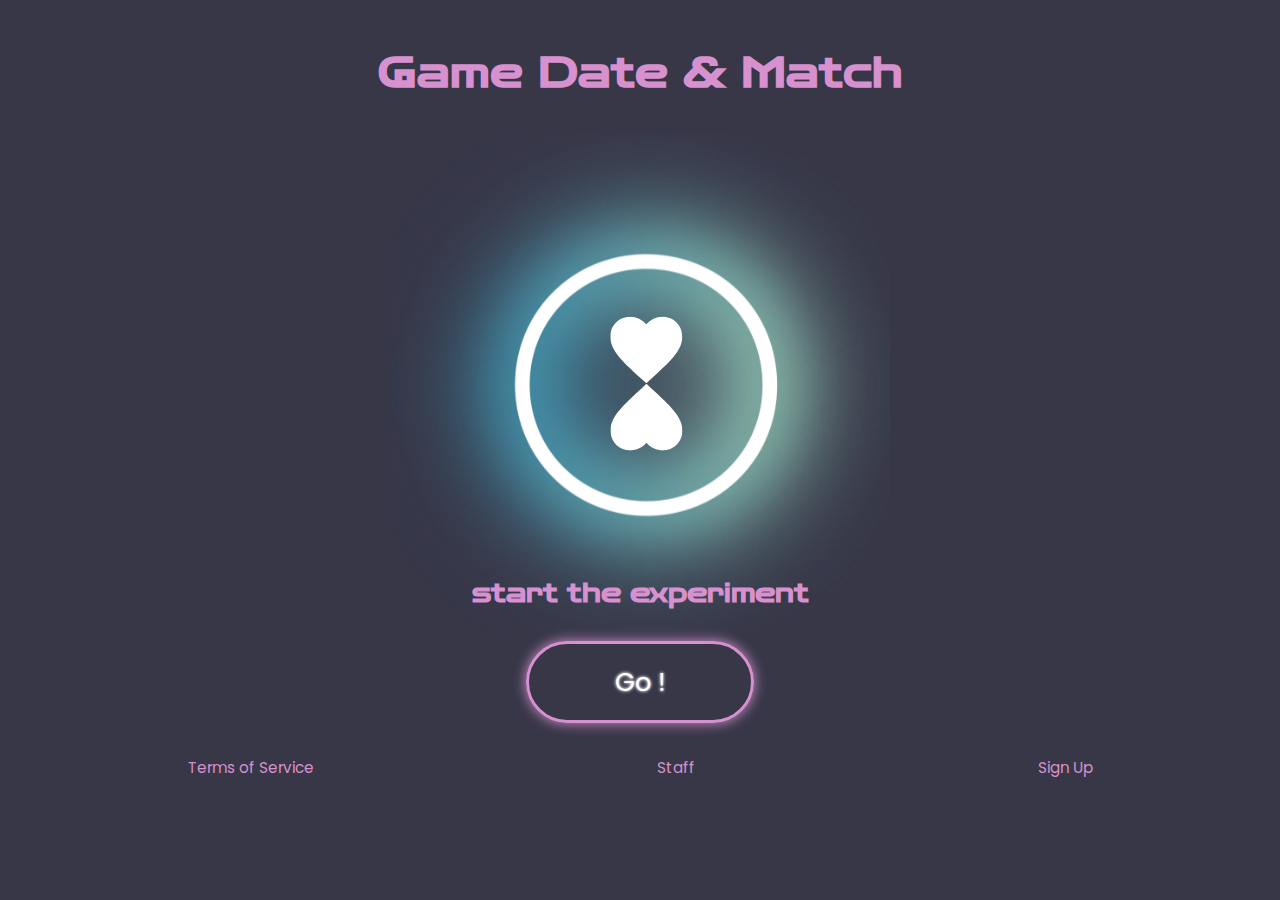
<file: index.html>
<!DOCTYPE html>
<html lang="eng">

<head>
    <meta charset="UTF-8">

    <!--  SEO  -->

    <meta name="title" content="Game Date & match">
    <meta name="description" content="Site de rencontre de Wilders">
    <meta name="robots" content="noindex, nofollow">
    <meta http-equiv="Content-Type" content="text/html; charset=utf-8">
    <meta name="language" content="English">
    <meta name="revisit-after" content="1 days">
    <meta name="author" content="DEV & JERRY'S Groupe 1">


    <meta name="viewport" content="width=device-width, initial-scale=1.0" />
    <meta http-equiv="X-UA-Compatible" content="ie=edge">
    <link rel="stylesheet" href="assets/css/index.css">
    <link href="https://fonts.googleapis.com/css2?family=Poppins&display=swap" rel="stylesheet">
    <link href="https://fonts.googleapis.com/css2?family=Zen+Dots&display=swap" rel="stylesheet">
    <link rel="icon" type="image/png" href="assets/img/favicon.png" />

    <title>Game, Date & Match</title>

</head>

<body>

    <!-- HOME CONTAINER -->
    <main class="home-container">
        <!-- TITRE -->
        <div class="title">
            <h1>Game Date & Match</h1>
        </div>


        <div class="subtitle">
            <h3>start the experiment</h3>
            <a href="form.html" class="neon-btn">Go !</a>
        </div>
    </main>
    <!-- FOOTER -->
    <footer>
        <div class="footer-container">
            <ul>
                <li><a href="terms.html" class="cg">Terms of Service</a></li>
                <li class="staff"><a href="staff.html" class="staff">Staff</a></li>
                <li><a href="sign-up.html" class="sign-up">Sign Up</a></li>
            </ul>
        </div>
    </footer>
</body>

</html>
</file>
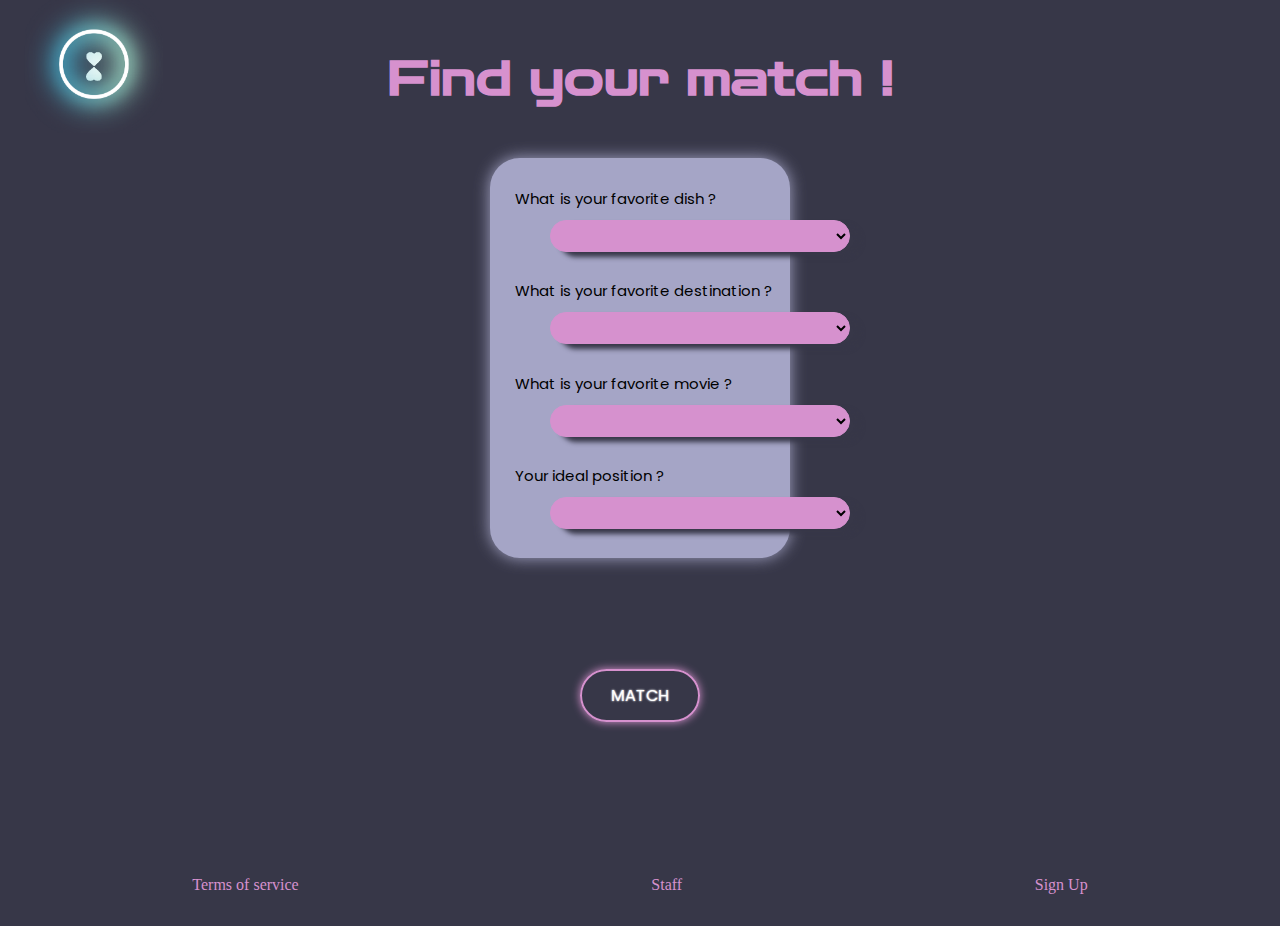
<file: form.html>
<!DOCTYPE html>
<html lang="en">

<head>
    <meta charset="UTF-8">
    <link rel="stylesheet" href="assets/css/form.css" />
    <meta http-equiv="X-UA-Compatible" content="IE=edge">
    <meta name="viewport" content="width=device-width, initial-scale=1.0">
    <title>Find Your Match</title>
    <link rel="shortcut icon" href="assets/img/Sans_titre.png">
</head>

<body>
    <!-- <div class="form-container"></div> -->
    <header>
        <div id="logo"><a href="index.html">
                <img src="assets/img/logocoeur1.png" alt="logo"></a>
        </div>
        <div class="title">
            <h1> Find your match ! </h1>
        </div>
    </header>

    <form method="post" action="traitement.php">
        <div class="question">
            <div class="bg-form">
                <div>
                    <label for="Question1">What is your favorite dish ?</label>
                    <br>
                    <select name="Question1" id="Question">
                        <option value=""></option>
                        <option value=""> couscous royal</option>
                        <option value=""> couscous chicken</option>
                        <option value=""> couscou merguez</option>
                        <option value=""> couscou meatball</option>
                    </select>
                </div>
                <div>
                    <label for="Question2"> What is your favorite destination ?</label>
                    <br>
                    <select name="Question2" id="Question">
                        <option value=""></option>
                        <option value="1"> Arctic</option>
                        <option value="2"> Antarctic</option>
                        <option value="3"> North Korea</option>
                        <option value="4"> In prison</option>
                    </select>
                </div>
                <div>
                    <label for="Question3">What is your favorite movie ?</label>
                    <br>
                    <select name="Question3" id="Question">
                        <option value=""></option>
                        <option value="5"> Camping 2 </option>
                        <option value="6"> RTT</option>
                        <option value="7"> Le Raid</option>
                        <option value="8"> Vive la France</option>
                    </select>
                </div>
                <div>
                    <label for="Question4"> Your ideal position ?</label>
                    <br>
                    <select name="Question4" id="Question">
                        <option value=""></option>
                        <option value="9"> 69</option>
                        <option value="10"> 68</option>
                        <option value="11"> 67</option>
                        <option value="12"> 66</option>
                    </select>
                </div>
            </div>
        </div>
        <div class="bouton">
            <a href="gallery.html" class="match">MATCH </a>
        </div>
    </form>
    </div>


    <footer>
        <div class="footer-container">
            <ul>
                <li><a href="terms.html">Terms of service</a></li>
                <li class="staff"><a href="staff.html">Staff</a></li>
                <li><a href="sign-up.html">Sign Up</a></li>
            </ul>
        </div>
    </footer>
</body>

</html>
</file>
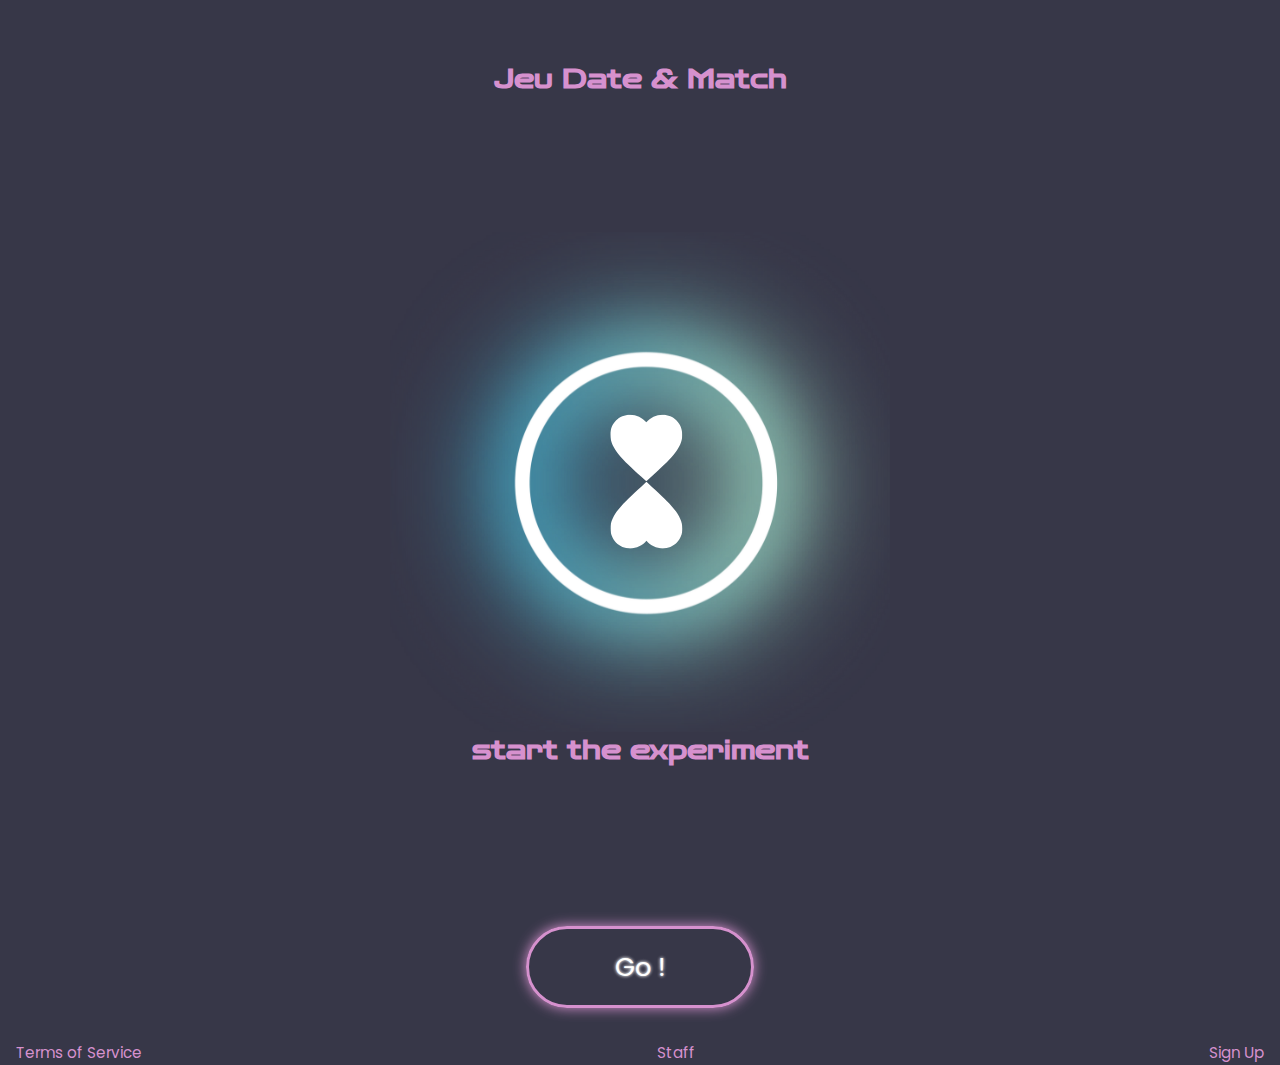
<file: home.html>
<!DOCTYPE html>
<html lang="fr">
<head>
    <meta charset="UTF-8">
    
    <!--  SEO  -->

    <meta name="title" content="Jeu code & match">
    <meta name="description" content="Site de rencontre de Wilders">
    <meta name="robots" content="noindex, nofollow">
    <meta http-equiv="Content-Type" content="text/html; charset=utf-8">
    <meta name="language" content="French">
    <meta name="revisit-after" content="1 days">
    <meta name="author" content="WEBHOPE LTD">


    <meta name="viewport" content="width=device-width, initial-scale=1.0"/>
    <meta http-equiv="X-UA-Compatible" content="ie=edge">
    <link rel="stylesheet" href="assets/css/home.css">
    <link href="https://fonts.googleapis.com/css2?family=Poppins&display=swap" rel="stylesheet">
    <link href="https://fonts.googleapis.com/css2?family=Zen+Dots&display=swap" rel="stylesheet">
    <link rel="icon" type="image/png" href="/assets/img/favicon.png" />
    
    <title>Jeu Date & Match</title>
    
</head>

<body>      
    
    <!-- HOME CONTAINER -->
    <main class="home-container">
        <!-- TITRE -->
        <div class="title">
            <h1>Jeu Date & Match</h1>
        </div>
        
    
        <div class="subtitle">
            <h3>start the experiment</h3>
        <a href="form.html" class="neon-btn">Go !</a>
        </div>
    </main>
    <!-- FOOTER -->
<footer>
    <div class="footer-container">
        <ul>
            <li><a href="terms.html" class="cg">Terms of Service</a></li>
            <li class="staff"><a href="staff.html" class="staff">Staff</a></li>
            <li><a href="sign-up.html" class="sign-up">Sign Up</a></li>
        </ul>
    </div>
</footer>
</body>
</html>
</file>
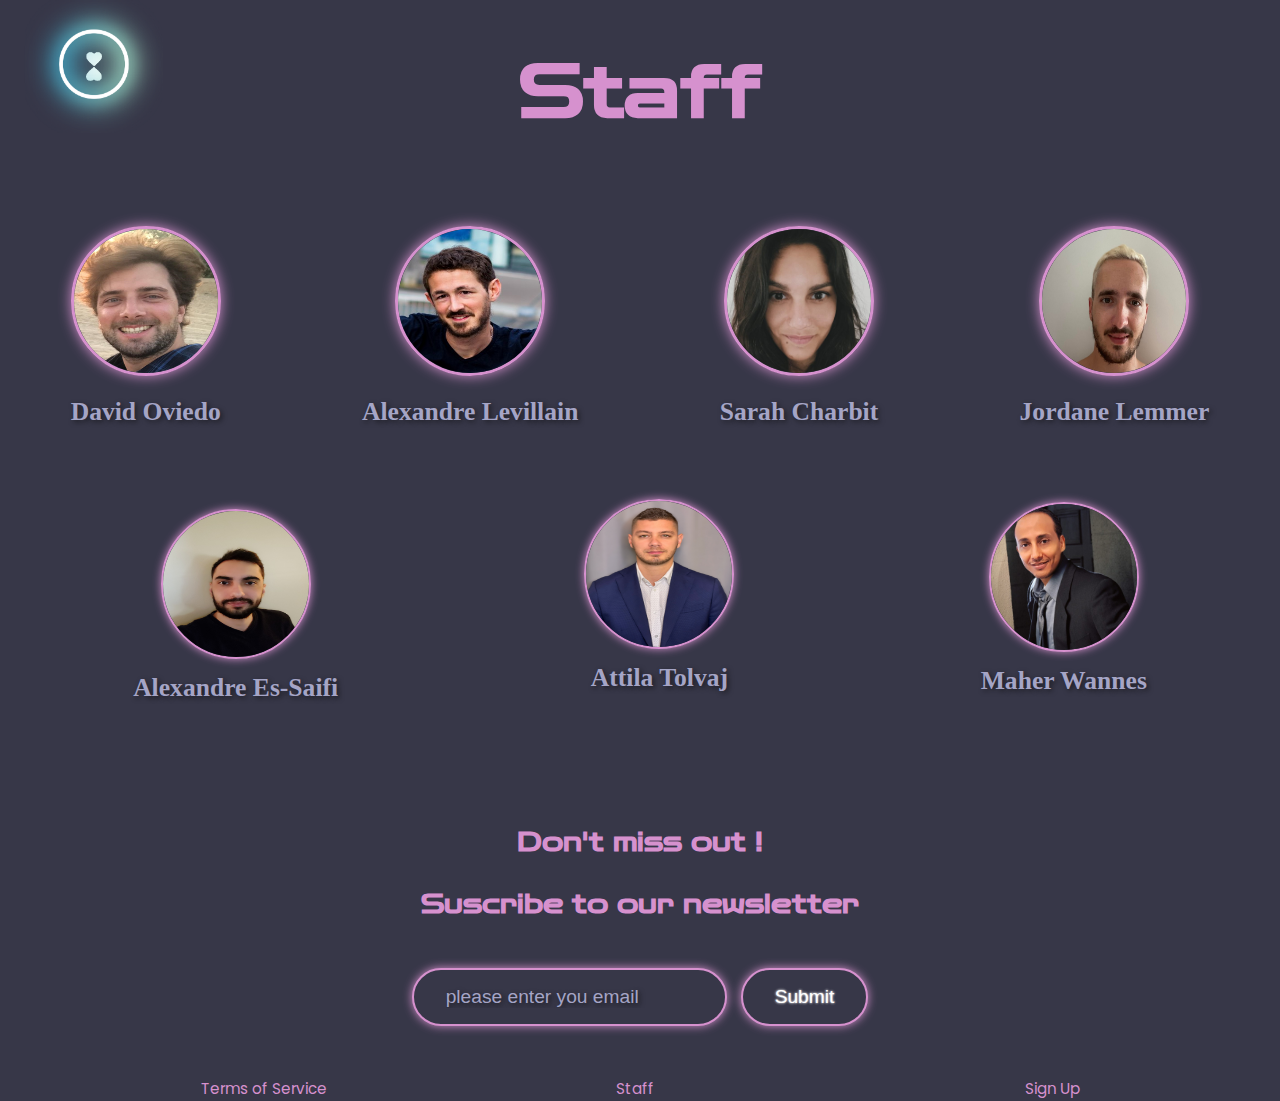
<file: staff.html>
<!DOCTYPE html>
<html lang="fr">

<head>
    <meta name="title" content="Game Date & match">
    <meta name="description" content="Site de rencontre de Wilders">
    <meta name="robots" content="noindex, nofollow">
    <meta http-equiv="Content-Type" content="text/html; charset=utf-8">
    <meta name="language" content="French">
    <meta name="revisit-after" content="1 days">
    <meta name="author" content="DEV & JERRY'S Groupe 1">


    <meta name="viewport" content="width=device-width, initial-scale=1.0" />
    <meta http-equiv="X-UA-Compatible" content="ie=edge">
    <link rel="stylesheet" href="assets/css/staff.css">
    <link href="https://fonts.googleapis.com/css2?family=Poppins&display=swap" rel="stylesheet">
    <link href="https://fonts.googleapis.com/css2?family=Zen+Dots&display=swap" rel="stylesheet">
    <link rel="icon" type="image/png" href="assets/img/favicon.png" />
    <title>The Best Staff</title>
</head>

<body>
    <header>
        <div id="logo"><a href="index.html">
                <img src="assets/img/logocoeur1.png" alt="logo"></a>
        </div>
        <div class="title">
            <h1>Staff </h1>
        </div>
    </header>

    <main class="staff-container">

        <div class="profile">
            <div class="photo">
                <a href="https://www.linkedin.com/in/david-oviedo/" target="_blank"><img
                        src="assets/img/profil.dave.jpg" alt="profile1"></a>
                <h3>David Oviedo</h3>
            </div>
            <div class="photo">
                <a href="https://www.linkedin.com/in/alexandre-levillain/" target="_blank"><img
                        src="assets/img/profil.alex/profil.alex.jpg" alt="profile1"></a>
                <h3>Alexandre Levillain</h3>
            </div>
            <div class="photo">
                <a href="https://www.linkedin.com/in/sarahcharbit/" target="_blank">
                    <img src="assets/img/profil.alex/profil.sarah.jpg" alt="profile1"></a>
                <h3>Sarah Charbit</h3>
            </div>
            <div class="photo">
                <a href="https://www.linkedin.com/in/jordane-lemmer-12290819b/" target="_blank">
                    <img src="assets/img/profil.alex/profil.jordane.jpg" alt="profile1"></a>
                <h3>Jordane Lemmer</h3>
            </div>


        </div>
        <div class="profile2">
            <div class="photo">
                <img src="assets/img/profil.alex/profil.alexandre.jpg" alt="profile1">
                <h3>Alexandre Es-Saifi</h3>
            </div>
            <div class="photo">
                <img src="assets/img/profil.alex/profil.attila.jpg" alt="profile1">
                <h3>Attila Tolvaj</h3>
            </div>
            <div class="photo">
                <img src="assets/img/profil.alex/profil.maher.jpg" alt="profile1">
                <h3>Maher Wannes</h3>
            </div>
        </div>

    </main>

    <section class="news">
        <div class="newsletter">
            <h3>Don't miss out !<br><br> Suscribe to our newsletter</h3>
            <div class="button-container">
                <input type="email" placeholder="please enter you email">
                <button>Submit</button>
            </div>
        </div>
    </section>
    <!-- FOOTER -->
    <footer>
        <div class="footer-container">
            <ul>
                <li><a href="terms.html" class="cg">Terms of Service</a></li>
                <li class="staff"><a href="staff.html" class="staff">Staff</a></li>
                <li><a href="sign-up.html" class="sign-up">Sign Up</a></li>
            </ul>
        </div>
    </footer>
</body>

</html>
</file>
<file: assets/css/index.css>
/* ROOTER */
:root {
    --background-color: #373748;
    --main-color: #A5A5C6;
    --secondary-color: #D691CE;
    --third-color: #FFFFFF;
    --font2: "poppins", sans-serif;
    --font1: "Zen Dots", cursive;
}

/* PARAMETRE GLOBAL */
* {
    margin: 0;
    padding: 0;
    box-sizing: border-box;
}

/* BODY */
body {
    background: no-repeat url(../img/heart2.png) center;
    background-color: var(--background-color);
    height: 80vh;
}

/* LOGO */
.logo img {
    width: 15%;
    height: 15%;
}

/* TEXT */
ul,
a {
    list-style: none;
    text-decoration: none;
    color: var(--secondary-color);
    font-family: var(--font2);
}

/* HOME CONTAINER */
.home-container h1,
h3 {
    display: flex;
    justify-content: center;
    align-items: center;
    font-family: var(--font1);
    color: var(--secondary-color);
}

.title h1 {
    /* font-size: 1.6em;
    margin-top: 4rem; */
    font-size: 2.6em;
    margin-top: 3rem;
    text-align: center;
}

.subtitle h3,
a {
    font-size: 1.6em;
}

.subtitle h3 {
    margin-top: 30rem;
}

.subtitle {
    display: flex;
    flex-direction: column;
    justify-content: center;
    align-items: center;
}

.neon-btn {
    width: 228px;
    height: 82px;
    margin: 2rem 0 0 0;
    padding: 0.75em 1em;
    display: flex;
    justify-content: center;
    align-items: center;
    cursor: pointer;
    border: currentColor 0.125em solid;
    border-radius: 2em;
    border-color: var(--secondary-color);
    color: var(--third-color);
    text-shadow:
        0 0 0.125em hsl(0 0% 100% / 0.5),
        0 0 0.125em currentColor;
    box-shadow: 0 0 0.5em 0 var(--secondary-color);
    animation: slideDown 2s;
}

@keyframes slideDown {
    from {
        transform: translateY(256px);
        opacity: 0;
    }

    to {
        transform: translateY(0);
        opacity: 1;
    }
}

.neon-btn:hover {
    background-color: var(--secondary-color);
    color: var(--background-color);
    box-shadow: none;
}

.neon-btn:active {
    transform: translateY(2px);
}

/* FOOTER */
.footer-container a {
    font-size: 0.95em;
}

.footer-container ul {
    display: flex;
    justify-content: space-around;
    align-items: center;
    margin: 2rem 1rem;
}


/* MEDIA QUERIES */

@media screen and (min-width:1300px) {
    .staff {
        margin-left: -40px;
    }

    body {
        height: 80vh;
    }

    footer {
        margin-top: 120px;
        justify-content: space-around;
    }

    .title h1 {
        /* font-size: 1.6em;
        margin-top: 4rem; */
        font-size: 4em;
        margin-top: 3rem;
        text-align: center;
    }
}
</file>
<file: assets/css/form.css>
@import url('https://fonts.googleapis.com/css2?family=Permanent+Marker&family=Zen+Dots&display=swap');
@import url('https://fonts.googleapis.com/css2?family=Permanent+Marker&family=Poppins&family=Zen+Dots&display=swap');

:root {
    --background-color: #373748;
    --main-color: #A5A5C6;
    --secondary-color: #D691CE;
    --third-color: #FFFFFF;
    --font1: 'Zen Dots';
    --font2: 'Poppins', sans-serif;
}

* {
    margin: 0px;
    padding: 0%;
    box-sizing: border-box;
}

@media screen and (max-device-width:800px) {
    h1 {
        font-size: 1em;
        margin-top: 60px;
    }

    footer {
        font-size: smaller;
    }

    select {
        width: 10px;
        height: 32px;
    }

    #logo img {

        width: 23vw;
        height: 13vh;
        margin-right: 15px;
        margin-top: -20px;
    }
}


/*-------------------------header-------------------------------------*/
header {
    width: auto;
    height: auto;
    padding-top: 10px;
    margin-bottom: 20px;
}

h1 {
    color: var(--secondary-color);
    text-align: center;
    display: flex;
    justify-content: center;
    font-family: var(--font1);
}

/* .form-container h1, */
form {
    display: flex;
    align-items: center;
}

.title {
    font-size: 1.5em;
    margin: 40px;
}

#logo {
    position: absolute;
    margin-right: 15px;

}

#logo img {
    width: 30%;
    height: 30%;
    margin-top: -40px;

}


/*-------------------------body----------------------------------------*/
body {
    background-color: var(--background-color);
}

form {
    margin-top: 50px;
    margin-bottom: 50px;
    display: flex;
    flex-direction: column;
}

.bg-form {
    display: flex;
    flex-direction: column;
    justify-content: space-around;
    align-items: flex-start;
    width: 300px;
    height: 400px;
    background-color: var(--main-color);
    padding: 5%;
    border-radius: 30px;
    box-shadow: 0 0 1em 0 var(--main-color);


}

.question {
    display: flex;
    flex-direction: column;
    justify-content: center;
    max-width: 400px;
}

select {
    width: 300px;
    height: 32px;
    margin-left: 15%;
    margin-top: 10px;
    background-color: var(--secondary-color);
    border-radius: 30px;
    border-color: var(--secondary-color);
    box-shadow: 10px 5px 5px var(--background-color);
}

label {
    margin: 10px;
    font-family: var(--font2);
    font-size: 15px;
}

.q1 {
    margin: 10px;
}

.bouton {
    width: 120px;
    height: 46px;
    margin: 111px;
}

.match:hover {
    background-color: var(--secondary-color);
    color: var(--background-color);
    box-shadow: none;
}

.match:active {
    transform: translateY(2px);
}

.match {
    padding: 0.75em 1em;
    display: flex;
    justify-content: center;
    border: currentColor 0.125em solid;
    border-radius: 3em;
    border-color: var(--secondary-color);
    color: var(--third-color);
    text-shadow:
        0 0 0.125em hsl(0 0% 100% / 0.5),
        0 0 0.125em currentColor;
    box-shadow: 0 0 0.5em 0 var(--secondary-color);
    text-decoration: none;
    font-family: var(--font2);

}


/*-------------------------------footer--------------------------------*/
footer ul {
    display: flex;
    justify-content: space-around;
    list-style-type: none;
    margin: 2rem 1rem;
}

li a {
    text-decoration: none;
    color: var(--secondary-color);
}
</file>
<file: assets/css/home.css>
/* ROOTER */ 
:root {
    --background-color: #373748;
    --main-color: #A5A5C6;
    --secondary-color:#D691CE;
    --third-color:#FFFFFF;
    --font2: "poppins", sans-serif;
    --font1: "Zen Dots", cursive;
}

/* PARAMETRE GLOBAL */       
* {
    margin: 0;
    padding: 0;
    box-sizing: border-box;
}
/* BODY */
body {
    background: no-repeat url(../img/heart2.png) center;
    background-color: var(--background-color);
    height: 100vh;
}

/* LOGO */
.logo img {
    width: 15%;
    height: 15%;
}

/* TEXT */
ul, a {
    list-style: none;
    text-decoration: none;
    color: var(--secondary-color);
    font-family: var(--font2);
}

/* HOME CONTAINER */
.home-container h1, h3 {
    display: flex;
    justify-content: center;
    align-items: center;
    font-family: var(--font1);
    color: var(--secondary-color);
}
.title h1{
    font-size: 1.6em;
    margin-top: 4rem;
}
.subtitle h3, a {
    font-size: 1.6em;
}
.subtitle h3 {
    margin-top: 40rem;
}

.subtitle {
    display: flex;
    flex-direction: column;
    justify-content: center;
    align-items: center;
}
.neon-btn {
    width: 228px;
    height: 82px;
    margin: 10rem 0 0 0;
    padding: 0.75em 1em;
    display: flex;
    justify-content: center;
    align-items: center;
    cursor: pointer;
    border: currentColor 0.125em solid;
    border-radius: 2em;
    border-color: var(--secondary-color);
    color: var(--third-color);
    text-shadow: 
    0 0 0.125em hsl(0 0% 100% / 0.5),
    0 0 0.125em currentColor;
    box-shadow: 0 0 0.5em 0 var(--secondary-color);
    animation: slideDown 2s;
}

@keyframes slideDown {
    from {
        transform: translateY(256px);
        opacity: 0;
    }
    to {
        transform: translateY(0);
        opacity: 1; 
    }
}


/* FOOTER */
.footer-container a {
    font-size: 0.95em;
}
.footer-container ul{
    display: flex;
    justify-content: space-between;
    align-items: center;
    margin: 2rem 1rem;
}


/* MEDIA QUERIES */

@media screen and (min-width:1300px) {
    .staff {
        margin-left: -40px;
    }
}
</file>
<file: assets/css/staff.css>
/* ROOTER */
:root {
    --background-color: #373748;
    --main-color: #A5A5C6;
    --secondary-color: #D691CE;
    --third-color: #FFFFFF;
    --font2: "poppins", sans-serif;
    --font1: "Zen Dots", cursive;
}

/* PARAMETRE GLOBAL */
* {
    margin: 0;
    padding: 0;
    box-sizing: border-box;
}

/* BODY */
body {

    background-color: var(--background-color);
    height: 100vh;
}

/* LOGO */
.logo img {
    width: 20%;
    height: 20%;
}

.profile img {
    width: 150px;
    height: 150px;
    border-radius: 50%;
    /* margin-left: 15%; */
    border: currentColor 0.125em solid;
    border-color: var(--secondary-color);
    box-shadow: 0 0 0.5em 0 var(--secondary-color);
}

.profile {
    display: flex;
    align-items: center;
    justify-content: space-around;
    text-align: center;
    /* margin-top: 10%; */
}

.profile h3 {
    display: flex;
    align-items: center;
    justify-content: center;
    text-align: center;
    font-size: 0.8em;
    color: var(--main-color);
    margin-top: 10px;
    text-shadow: 2px 2px 5px rgba(12, 12, 12, 0.6);
}

.profile2 h3 {
    display: flex;
    align-items: center;
    justify-content: center;
    text-align: center;
    font-size: 0.8em;
    color: var(--main-color);
    margin-top: 10px;
    text-shadow: 2px 2px 5px rgba(12, 12, 12, 0.6);
}

.profile2 img {
    margin-top: 35%;
    width: 150px;
    height: 150px;
    border-radius: 50%;
    /* margin-left: 23%; */
    border: currentColor 0.125em solid;
    border-color: var(--secondary-color);
    box-shadow: 0 0 0.5em 0 var(--secondary-color);
}

.profile2 {
    display: flex;
    align-items: center;
    text-align: center;
    justify-content: space-around;
    padding: 10px;
    margin-bottom: 50px;
}

.news {
    margin-bottom: 50px;
    display: flex;
    justify-content: center;
    align-items: center;
}

.newsletter {
    width: 100%;
    display: flex;
    justify-content: center;
    align-items: center;
    flex-direction: column;
}

.newsletter h3 {
    color: var(--secondary-color);
    font-family: var(--font1);
    margin-top: 4rem;
    font-size: 1.2rem;
    text-align: center;

}

.newsletter input {

    padding: 1rem 2rem;
    border-radius: 3rem;
    background: var(--background-color);
    outline: none;
    font-size: 1.2rem;
    border: currentColor 0.125em solid;
    border-color: var(--secondary-color);
    text-shadow:
        0 0 0.125em hsl(0 0% 100% / 0.5),
        0 0 0.125em currentColor;
    box-shadow: 0 0 0.5em 0 var(--secondary-color);
}

.button-container button {
    border-radius: 3rem;
    color: var(--third-color);
    padding: 1rem 2rem;
    font-size: 1.2rem;
    outline: none;
    cursor: pointer;
    background: var(--background-color);
    margin-top: 3rem;
    margin-left: 10px;
    text-shadow: 2px 2px 5px rgba(12, 12, 12, 0.6);
    border: currentColor 0.125em solid;
    border-color: var(--secondary-color);
    text-shadow:
        0 0 0.125em hsl(0 0% 100% / 0.5),
        0 0 0.125em currentColor;
    box-shadow: 0 0 0.5em 0 var(--secondary-color);
}

input::placeholder {
    color: var(--main-color);
    text-shadow: 2px 2px 5px rgba(12, 12, 12, 0.6);
}

/* TEXT */
ul,
a {
    list-style: none;
    text-decoration: none;
    color: var(--secondary-color);
    font-family: var(--font2);
}

/* STAFF CONTAINER */
.staff-container h1 {
    display: flex;
    justify-content: center;
    align-items: center;
    font-family: var(--font1);
    color: var(--secondary-color);
}

.title h1 {
    font-size: 1.6em;
    margin-top: 2rem;
}

.subtitle h3,
a {
    font-size: 1.6em;
}

.subtitle h3 {
    margin-top: 40rem;
}

.subtitle {
    display: flex;
    flex-direction: column;
    justify-content: center;
    align-items: center;
}

.neon-btn {
    width: 228px;
    height: 82px;
    margin: 10rem 0 0 0;
    padding: 0.75em 1em;
    display: flex;
    justify-content: center;
    align-items: center;
    cursor: pointer;
    border: currentColor 0.125em solid;
    border-radius: 2em;
    border-color: var(--secondary-color);
    color: var(--third-color);
    text-shadow:
        0 0 0.125em hsl(0 0% 100% / 0.5),
        0 0 0.125em currentColor;
    box-shadow: 0 0 0.5em 0 var(--secondary-color);

}

button:hover {
    background-color: var(--secondary-color);
    color: var(--background-color);
    box-shadow: none;
}

button:active {
    transform: translateY(2px);
}

/*-------------------------header-------------------------------------*/
header {
    width: auto;
    height: auto;
    padding-top: 10px;
    margin-bottom: 20px;
}

h1 {
    color: var(--secondary-color);
    text-align: center;
    display: flex;
    justify-content: center;
    font-family: var(--font1);
}

/* .form-container h1, */
form {
    display: flex;
    align-items: center;
}

.title {
    font-size: 1.5em;
    margin: 40px;
}

#logo {
    position: absolute;
    margin-right: 15px;

}

#logo img {
    width: 30%;
    height: 30%;
    margin-top: -40px;

}

/* FOOTER */
.footer-container a {
    font-size: 0.95em;
}

.footer-container ul {
    display: flex;
    justify-content: space-around;
    align-items: center;
    margin: 2rem 1rem;
}


/* MEDIA QUERIES */

@media screen and (min-width:800px) {
    .staff {
        margin-left: -40px;
    }

    .title h1 {
        font-size: 3em;
        margin-bottom: 90px;
    }

    .profile2 h3,
    .profile h3,
    .newsletter h3 {
        font-size: 1.6em;
    }

}

@media screen and (max-width:500px) {
    .profile {
        display: flex;
        flex-direction: column;
        /* margin-left: 80px; */
        justify-content: space-around;
        /* justify-items: center; */
        text-align: center;
    }

    .profile2 {
        display: flex;
        flex-direction: column;
        /* margin-left: 80px; */
        justify-content: space-around;
        /* justify-items: center; */
        text-align: center;
    }

    .profile img {
        width: 150px;
        height: 150px;
        margin-top: 35%;
        /* margin: 15%; */
    }

    .profile2 img {
        width: 150px;
        height: 150px;
        /* margin: 15%; */
    }

    .profile2 h3,
    .profile h3 {
        font-size: 2em;
        /* margin-left: -40px; */
    }

    .button-container {
        display: flex;
        flex-direction: column;
        justify-content: center;
        align-items: center;
    }

    .button-container input {
        align-items: center;
        justify-content: center;
        margin-top: 20px;
    }

    .button-container button {
        max-width: 150px;
        align-items: center;
        justify-content: center;
        text-align: center;
        margin: 0;
        margin-top: 10px;
    }

    .newsletter {

        display: flex;
        align-items: center;
        flex-direction: column;
    }
}
</file>
